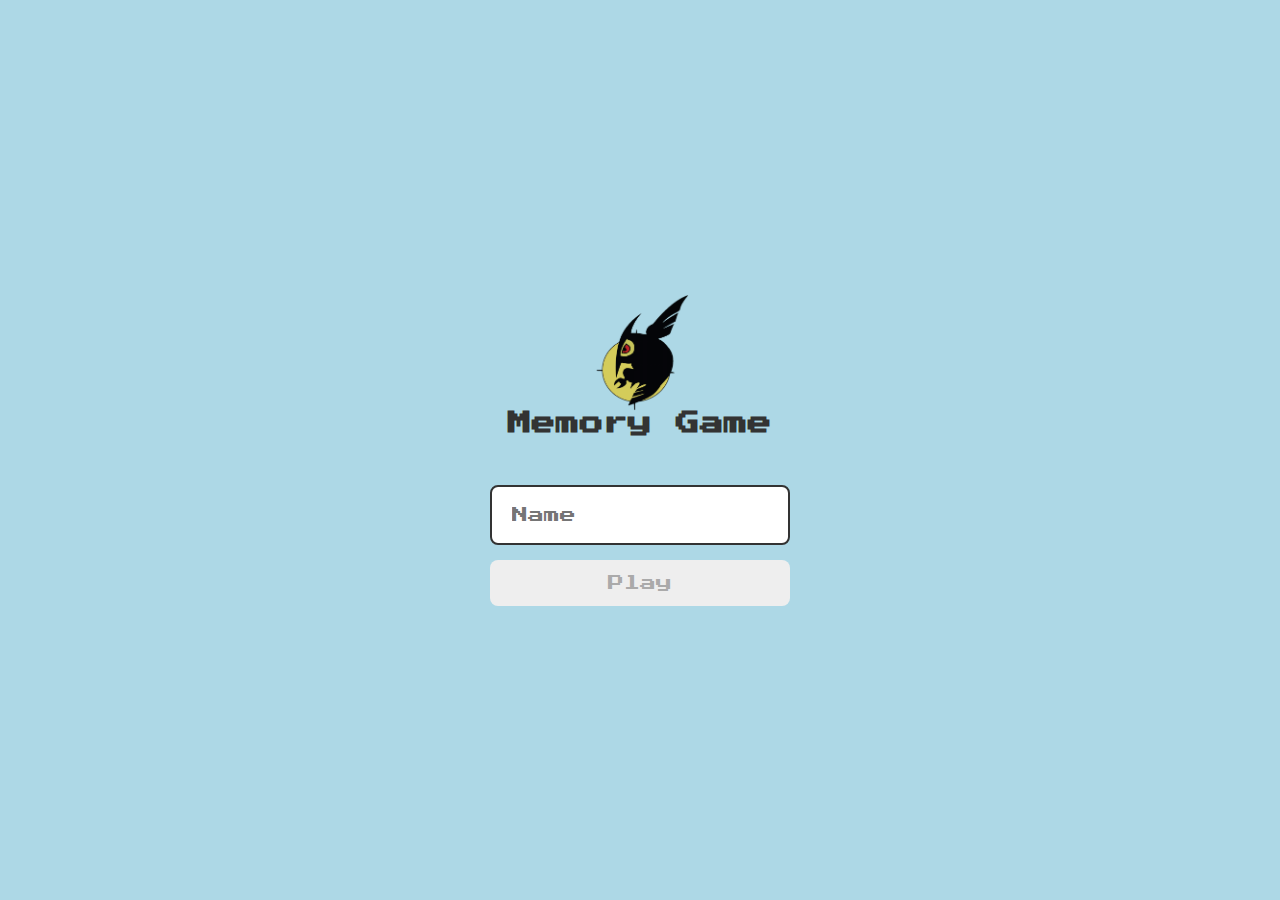
<file: MemoryGame/Index.html>
<!DOCTYPE html>
<html lang="en">
<head>
    <meta charset="UTF-8">
    <meta name="viewport" content="width=device-width, initial-scale=1.0">
    <link rel="stylesheet" href="./css/reset.css">
    <link rel="stylesheet" href="./css/login.css">

    <script src="./js/login.js" defer></script>

    <title>Memory Game | Login</title>
</head>
<body>
    <form class="login-form">

        <div class="login-header">
            <img src="./images/night-raid.png" alt="brain icon">
            <h1>Memory Game</h1>
        </div>

        <input type="text" placeholder="Name" class="login-input">
        <button type="submit" class="login-button" disabled>Play</button>

    </form>
</body>
</html>
</file>
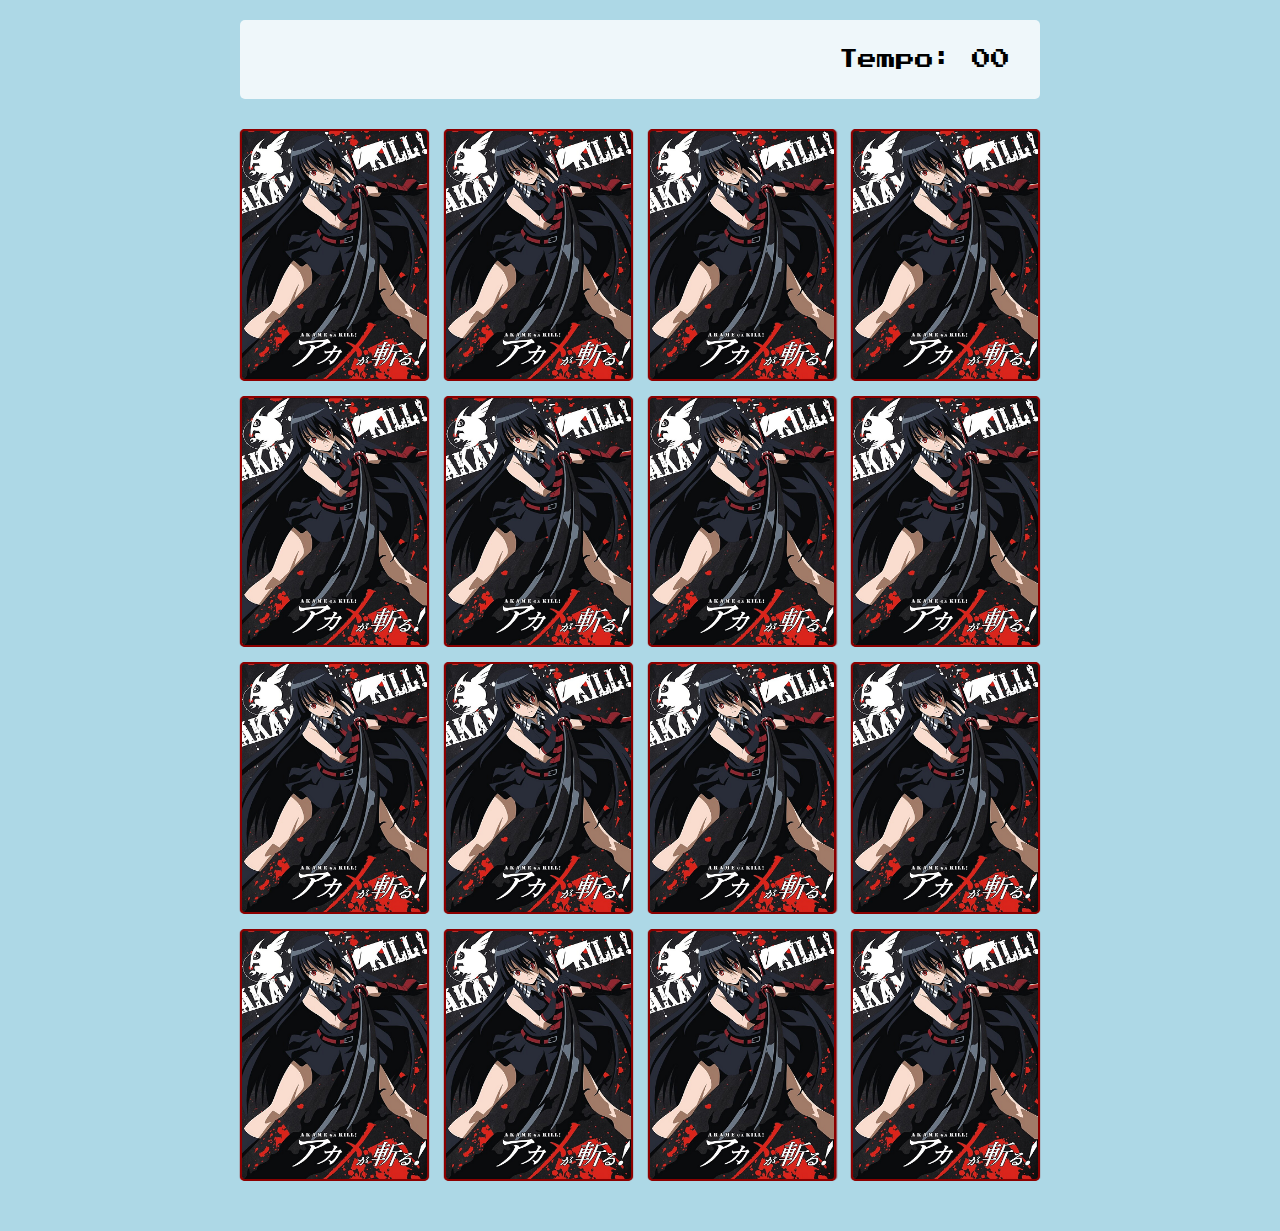
<file: MemoryGame/pages/game.html>
<!DOCTYPE html>
<html lang="en">
<head>
    <meta charset="UTF-8">
    <meta name="viewport" content="width=device-width, initial-scale=1.0">

    <link rel="stylesheet" href="../css/reset.css">
    <link rel="stylesheet" href="../css/game.css">

    <script src="../js/game.js" defer></script>

    <title>Memory Game</title>
</head>
<body>
    
    <main>
        <header>
            <span class="player"></span>
            <span>Tempo: <span class="timer">00</span></span>
        </header>
        <div class="grid"></div>
    </main>

</body>
</html>
</file>
<file: MemoryGame/css/login.css>
body {
    background-color: lightblue;
}

.login-form {
display: flex;
flex-direction: column;
align-items: center;
height: 100vh;
justify-content: center;
}

.login-header {
    display: flex;
    align-items: center;
    flex-direction: column;
    justify-content: center;
    margin-bottom: 50px;
}

.login-header img {
    width: 100px;
}

.login-header h1 {
    color: #333;
    font-size: 1.5em;
}

.login-input {
    border: 2px solid #333;
    border-radius: 8px;
    color: #333;
    font-size: 1em;
    margin-bottom: 15px;
    max-width: 300px;
    width: 100%;
    outline: none;
    padding: 20px;
}

.login-button {
    background-color: #ee665c;
    padding: 15px;
    border-radius: 8px;
    cursor: pointer;
    color: #fff;
    font-size: 1em;
    max-width: 300px;
    width: 100%;
}

.login-button:disabled {
    background-color: #eee;
    color: #aaa;
    cursor: auto;
}
</file>
<file: MemoryGame/css/game.css>
main {
    display: flex;
    flex-direction: column;
    width: 100%;
    background-color: lightblue;
    background-size: cover;
    min-height: 100vh;
    align-items: center;
    justify-content: center;
    padding: 20px 20px 50px;
}

header {
    display: flex;
    align-items: center;
    justify-content: space-between;
    background-color: rgba(255, 255, 255, 0.8);
    font-size: 1.2em;
    width: 100%;
    max-width: 800px;
    padding: 30px;
    margin: 0 0 30px;
    border-radius: 5px;
}

.grid {
    display: grid;
    grid-template-columns: repeat(4, 1fr);
    gap: 15px;
    width: 100%;
    max-width: 800px;
    margin: 0px auto;
}

.card {
    aspect-ratio: 3/4;
    width: 100%;
    border-radius: 5px;
    position: relative;
    transition: all 400ms ease;
    transform-style: preserve-3d;
    background-color: #ccc;
}

.face {
    width: 100%;
    height: 100%;
    position: absolute;
    background-size: cover;
    background-position: center;
    border: 2px solid darkred;
    border-radius: 5px;
    transition: all 400ms ease;
}

.front {
    transform: rotateY(180deg);
}

.back {
    background-image: url('../images/back.png');
    backface-visibility: hidden;
}

.reveal-card {
    transform: rotateY(180deg);
}

.disabled-card {
    filter: sature(0);
    opacity: 0.5;
}
</file>
